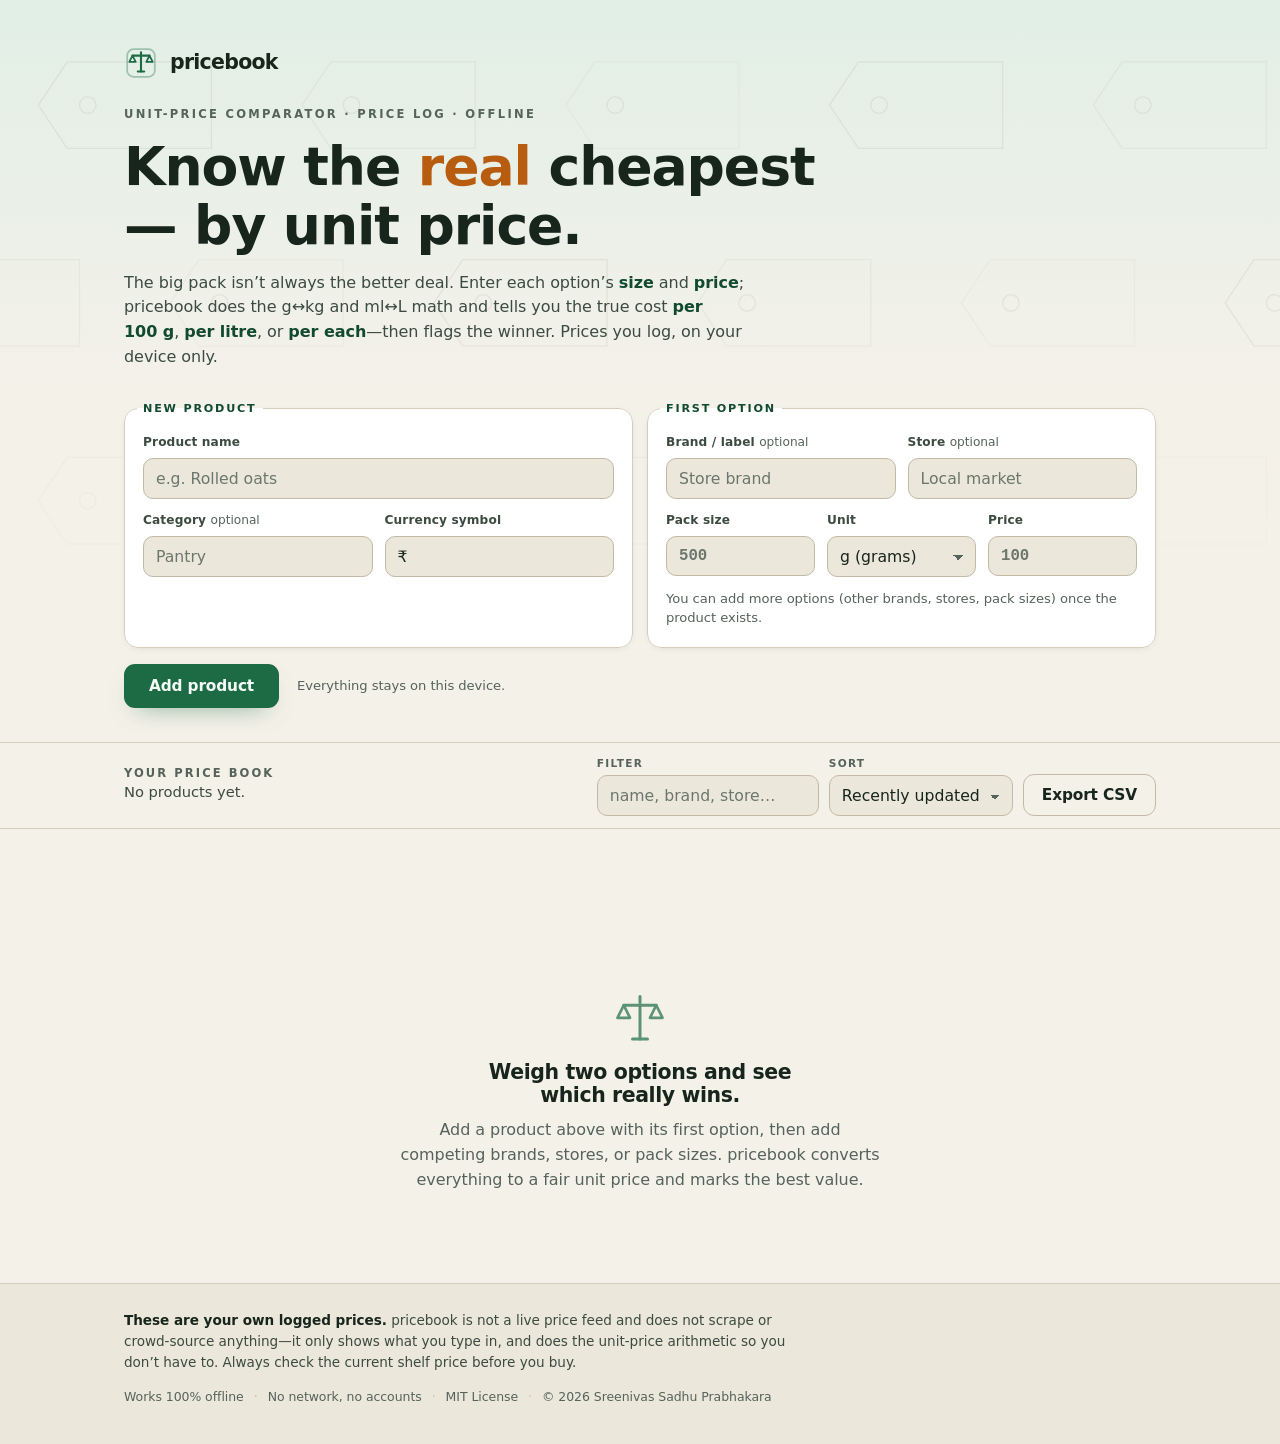
<file: index.html>
<!doctype html>
<html lang="en">
<head>
  <meta charset="utf-8">
  <meta name="viewport" content="width=device-width, initial-scale=1">
  <meta http-equiv="Content-Security-Policy" content="default-src 'self'; connect-src 'none'; img-src 'self' data:; base-uri 'none'; form-action 'none'; frame-ancestors 'none'; object-src 'none'">
  <title>pricebook — know the real cheapest by unit price</title>
  <meta name="description" content="A private unit-price comparator and price log. Enter package size and price for each option; pricebook does the g↔kg and ml↔L math and flags the real cheapest per 100 g, per litre, or per each. Offline, no accounts.">
  <meta name="color-scheme" content="light dark">
  <link rel="canonical" href="https://sreenivas-sadhu-prabhakara.github.io/pricebook/">
  <meta name="robots" content="index, follow, max-image-preview:large">
  <meta name="author" content="Sreenivas Sadhu Prabhakara">
  <meta name="keywords" content="unit price comparator, price per 100g, price per litre, cost per unit calculator, grocery price tracker, which is cheaper, unit price calculator, price book, compare package sizes, bulk buy savings">
  <meta name="theme-color" content="#F4F1E9" media="(prefers-color-scheme: light)">
  <meta name="theme-color" content="#0F2A1E" media="(prefers-color-scheme: dark)">

  <!-- Open Graph -->
  <meta property="og:type" content="website">
  <meta property="og:site_name" content="pricebook">
  <meta property="og:title" content="pricebook — know the real cheapest by unit price">
  <meta property="og:description" content="A private unit-price comparator and price log. It does the g↔kg and ml↔L math and flags the real cheapest per 100 g, per litre, or per each. Offline, no accounts.">
  <meta property="og:url" content="https://sreenivas-sadhu-prabhakara.github.io/pricebook/">
  <meta property="og:locale" content="en_US">
  <meta property="og:image" content="https://sreenivas-sadhu-prabhakara.github.io/pricebook/og-image.png">
  <meta property="og:image:width" content="1200">
  <meta property="og:image:height" content="630">
  <meta property="og:image:alt" content="pricebook — the real cheapest, by unit price">

  <!-- Twitter -->
  <meta name="twitter:card" content="summary_large_image">
  <meta name="twitter:title" content="pricebook — know the real cheapest by unit price">
  <meta name="twitter:description" content="A private unit-price comparator and price log. It does the g↔kg and ml↔L math and flags the real cheapest per 100 g, per litre, or per each.">
  <meta name="twitter:image" content="https://sreenivas-sadhu-prabhakara.github.io/pricebook/og-image.png">
  <meta name="twitter:image:alt" content="pricebook — the real cheapest, by unit price">

  <link rel="stylesheet" href="styles.css">
  <link rel="icon" href="favicon.svg" type="image/svg+xml">
  <link rel="apple-touch-icon" href="apple-touch-icon.png">
  <link rel="manifest" href="manifest.webmanifest">

  <!-- Structured data (data block; not affected by script-src) -->
  <script type="application/ld+json">
  {
    "@context": "https://schema.org",
    "@type": "WebApplication",
    "name": "pricebook",
    "description": "A private unit-price comparator and price log. Enter each option's package size and price; pricebook normalises with correct g↔kg and ml↔L conversion and flags the cheapest per 100 g, per litre, or per each. Keeps a per-option price log and exports to CSV. Works fully offline.",
    "url": "https://sreenivas-sadhu-prabhakara.github.io/pricebook/",
    "applicationCategory": "UtilitiesApplication",
    "operatingSystem": "Any (modern web browser)",
    "browserRequirements": "Requires a modern web browser with JavaScript enabled.",
    "isAccessibleForFree": true,
    "offers": { "@type": "Offer", "price": "0", "priceCurrency": "USD" },
    "license": "https://opensource.org/licenses/MIT",
    "author": { "@type": "Person", "name": "Sreenivas Sadhu Prabhakara" },
    "softwareVersion": "0.1.0",
    "featureList": [
      "Unit-price normalisation per 100 g, per litre, or per each",
      "Correct g↔kg and ml↔L conversion so mixed sizes compare fairly",
      "Best-value badge on the cheapest option per product",
      "Per-option price log with dated entries to track trends",
      "Side-by-side compare view",
      "RFC 4180 CSV export of every product, option, and price entry",
      "Runs 100% offline in your browser"
    ]
  }
  </script>
  <script type="application/ld+json">
  {
    "@context": "https://schema.org",
    "@type": "FAQPage",
    "mainEntity": [
      {
        "@type": "Question",
        "name": "How does pricebook decide which option is cheapest?",
        "acceptedAnswer": {
          "@type": "Answer",
          "text": "It converts every option to a common basis before comparing. Weights normalise to price per 100 g, volumes to price per litre, and countable items to price per each. So 500 g at 100 (20 per 100 g) is correctly flagged as more expensive than 1 kg at 180 (18 per 100 g), even though the larger pack has the bigger sticker price."
        }
      },
      {
        "@type": "Question",
        "name": "Can I mix grams and kilograms, or millilitres and litres?",
        "acceptedAnswer": {
          "@type": "Answer",
          "text": "Yes. Options in the same family are converted to one base unit first: grams and kilograms both become grams, millilitres and litres both become millilitres. 0.5 kg at 100 and 500 g at 100 give the exact same unit price. pricebook will not compare a weight against a volume, because that would be meaningless."
        }
      },
      {
        "@type": "Question",
        "name": "Is this a live price feed or scraped from stores?",
        "acceptedAnswer": {
          "@type": "Answer",
          "text": "No. pricebook shows only prices you type in yourself. There is no crowd data, no scraping, and no network of any kind — a strict Content-Security-Policy blocks all connections. It simply does the unit-price arithmetic for you and remembers what you logged, entirely on your own device."
        }
      }
    ]
  }
  </script>
</head>
<body>
  <a class="skip-link" href="#book">Skip to my price book</a>

  <!-- ============ HERO ============ -->
  <header class="hero" id="top">
    <div class="hero__weave" aria-hidden="true">
      <svg class="weave" viewBox="0 0 1440 360" preserveAspectRatio="xMidYMid slice" role="presentation">
        <g class="weave__tags"></g>
      </svg>
    </div>

    <div class="hero__inner">
      <div class="brand">
        <svg class="brand__mark" viewBox="0 0 32 32" aria-hidden="true">
          <rect x="3" y="3" width="26" height="26" rx="6" fill="none" stroke="currentColor" stroke-width="1.6" opacity="0.35"/>
          <path d="M16 6v3" stroke="currentColor" stroke-width="2" stroke-linecap="round"/>
          <path d="M8 9h16" stroke="currentColor" stroke-width="2" stroke-linecap="round"/>
          <path d="M8 9l-3 6h6z" fill="none" stroke="currentColor" stroke-width="1.7" stroke-linejoin="round"/>
          <path d="M24 9l-3 6h6z" fill="none" stroke="currentColor" stroke-width="1.7" stroke-linejoin="round"/>
          <path d="M13 24h6" stroke="currentColor" stroke-width="2" stroke-linecap="round"/>
          <path d="M16 9v15" stroke="currentColor" stroke-width="2" stroke-linecap="round"/>
        </svg>
        <span class="brand__word">pricebook</span>
      </div>
      <p class="eyebrow">Unit-price comparator &middot; price log &middot; offline</p>
      <h1 class="hero__title">Know the <span class="hero__accent">real</span> cheapest &mdash; by unit price.</h1>
      <p class="hero__lede">
        The big pack isn&rsquo;t always the better deal. Enter each option&rsquo;s <em>size</em> and <em>price</em>;
        pricebook does the g&harr;kg and ml&harr;L math and tells you the true cost <em>per 100&nbsp;g</em>,
        <em>per litre</em>, or <em>per each</em>&mdash;then flags the winner. Prices you log, on your device only.
      </p>

      <!-- ============ ADD PRODUCT ============ -->
      <form class="composer" id="composer" novalidate>
        <fieldset class="panel panel--product">
          <legend class="panel__legend">New product</legend>
          <div class="field field--grow">
            <label for="pName">Product name</label>
            <input type="text" id="pName" name="pName" maxlength="80" placeholder="e.g. Rolled oats" autocomplete="off">
          </div>
          <div class="field">
            <label for="pCategory">Category <span class="field__sub">optional</span></label>
            <input type="text" id="pCategory" name="pCategory" maxlength="40" placeholder="Pantry" autocomplete="off" list="catList">
            <datalist id="catList"></datalist>
          </div>
          <div class="field">
            <label for="pCurrency">Currency symbol</label>
            <input type="text" id="pCurrency" name="pCurrency" maxlength="4" value="₹" autocomplete="off">
          </div>
        </fieldset>

        <fieldset class="panel panel--option">
          <legend class="panel__legend">First option</legend>
          <div class="optrow">
            <div class="field">
              <label for="oBrand">Brand / label <span class="field__sub">optional</span></label>
              <input type="text" id="oBrand" name="oBrand" maxlength="60" placeholder="Store brand" autocomplete="off">
            </div>
            <div class="field">
              <label for="oStore">Store <span class="field__sub">optional</span></label>
              <input type="text" id="oStore" name="oStore" maxlength="60" placeholder="Local market" autocomplete="off" list="storeList">
              <datalist id="storeList"></datalist>
            </div>
          </div>
          <div class="optrow optrow--nums">
            <div class="field field--num">
              <label for="oSize">Pack size</label>
              <input type="number" id="oSize" name="oSize" min="0" step="any" inputmode="decimal" placeholder="500">
            </div>
            <div class="field field--unit">
              <label for="oUnit">Unit</label>
              <select id="oUnit" name="oUnit">
                <option value="g">g (grams)</option>
                <option value="kg">kg (kilograms)</option>
                <option value="ml">ml (millilitres)</option>
                <option value="l">L (litres)</option>
                <option value="each">each / count</option>
              </select>
            </div>
            <div class="field field--num">
              <label for="oPrice">Price</label>
              <input type="number" id="oPrice" name="oPrice" min="0" step="any" inputmode="decimal" placeholder="100">
            </div>
          </div>
          <p class="panel__hint" id="composerHint">You can add more options (other brands, stores, pack sizes) once the product exists.</p>
        </fieldset>

        <div class="composer__action">
          <button type="submit" class="btn btn--primary" id="addBtn">Add product</button>
          <span class="composer__note">Everything stays on this device.</span>
        </div>
      </form>
    </div>
  </header>

  <main>
    <!-- ============ TOOLBAR ============ -->
    <section class="toolbar" id="book" aria-labelledby="toolbarHeading">
      <div class="toolbar__inner">
        <div class="toolbar__lead">
          <h2 class="toolbar__heading" id="toolbarHeading">Your price book</h2>
          <p class="toolbar__stat" id="bookStat">No products yet.</p>
        </div>
        <div class="toolbar__controls">
          <label class="search">
            <span class="search__label">Filter</span>
            <input type="search" id="search" placeholder="name, brand, store…" autocomplete="off">
          </label>
          <label class="sortsel">
            <span class="sortsel__label">Sort</span>
            <select id="sortSel">
              <option value="recent">Recently updated</option>
              <option value="name">Name (A–Z)</option>
              <option value="category">Category</option>
            </select>
          </label>
          <button type="button" class="btn btn--ghost" id="exportBtn">Export CSV</button>
        </div>
      </div>
    </section>

    <!-- ============ COMPARE STRIP ============ -->
    <section class="compare" id="compare" aria-live="polite" hidden>
      <div class="compare__inner">
        <h2 class="compare__title">Side-by-side compare</h2>
        <div class="compare__grid" id="compareGrid"></div>
        <p class="compare__note">Comparing options within a single product, cheapest unit price first.</p>
      </div>
    </section>

    <!-- ============ PRODUCTS ============ -->
    <section class="products" id="products" aria-label="Products"></section>

    <!-- ============ EMPTY STATE ============ -->
    <section class="empty" id="empty">
      <div class="empty__inner">
        <svg class="empty__glyph" viewBox="0 0 48 48" aria-hidden="true">
          <path d="M24 6v5" stroke="currentColor" stroke-width="2.4" stroke-linecap="round"/>
          <path d="M11 13h26" stroke="currentColor" stroke-width="2.4" stroke-linecap="round"/>
          <path d="M11 13l-5 10h10z" fill="none" stroke="currentColor" stroke-width="2.2" stroke-linejoin="round"/>
          <path d="M37 13l-5 10h10z" fill="none" stroke="currentColor" stroke-width="2.2" stroke-linejoin="round"/>
          <path d="M18 40h12" stroke="currentColor" stroke-width="2.4" stroke-linecap="round"/>
          <path d="M24 13v27" stroke="currentColor" stroke-width="2.4" stroke-linecap="round"/>
        </svg>
        <h2 class="empty__title">Weigh two options and see which really wins.</h2>
        <p class="empty__body">
          Add a product above with its first option, then add competing brands, stores, or pack sizes.
          pricebook converts everything to a fair unit price and marks the best value.
        </p>
      </div>
    </section>
  </main>

  <!-- ============ FOOTER ============ -->
  <footer class="foot">
    <div class="foot__inner">
      <p class="foot__disclaimer">
        <strong>These are your own logged prices.</strong> pricebook is not a live price feed and does not scrape
        or crowd-source anything&mdash;it only shows what you type in, and does the unit-price arithmetic so you
        don&rsquo;t have to. Always check the current shelf price before you buy.
      </p>
      <p class="foot__meta">
        <span>Works 100% offline</span><span class="foot__dot">&middot;</span>
        <span>No network, no accounts</span><span class="foot__dot">&middot;</span>
        <span>MIT&nbsp;License</span><span class="foot__dot">&middot;</span>
        <span>&copy; 2026 Sreenivas&nbsp;Sadhu&nbsp;Prabhakara</span>
      </p>
    </div>
  </footer>

  <!-- ============ OPTION-ADD TEMPLATE (cloned by JS) ============ -->
  <template id="optionFormTpl">
    <form class="addopt" novalidate>
      <div class="addopt__row">
        <div class="field">
          <label>Brand / label</label>
          <input type="text" data-f="brand" maxlength="60" placeholder="Brand" autocomplete="off">
        </div>
        <div class="field">
          <label>Store</label>
          <input type="text" data-f="store" maxlength="60" placeholder="Store" autocomplete="off">
        </div>
      </div>
      <div class="addopt__row addopt__row--nums">
        <div class="field field--num">
          <label>Pack size</label>
          <input type="number" data-f="size" min="0" step="any" inputmode="decimal" placeholder="0">
        </div>
        <div class="field field--unit">
          <label>Unit</label>
          <select data-f="unit">
            <option value="g">g</option>
            <option value="kg">kg</option>
            <option value="ml">ml</option>
            <option value="l">L</option>
            <option value="each">each</option>
          </select>
        </div>
        <div class="field field--num">
          <label>Price</label>
          <input type="number" data-f="price" min="0" step="any" inputmode="decimal" placeholder="0">
        </div>
      </div>
      <div class="addopt__action">
        <button type="submit" class="btn btn--small btn--primary" data-a="save">Add option</button>
        <button type="button" class="btn btn--small btn--ghost" data-a="cancel">Cancel</button>
      </div>
    </form>
  </template>

  <script src="app.js" defer></script>
</body>
</html>
</file>
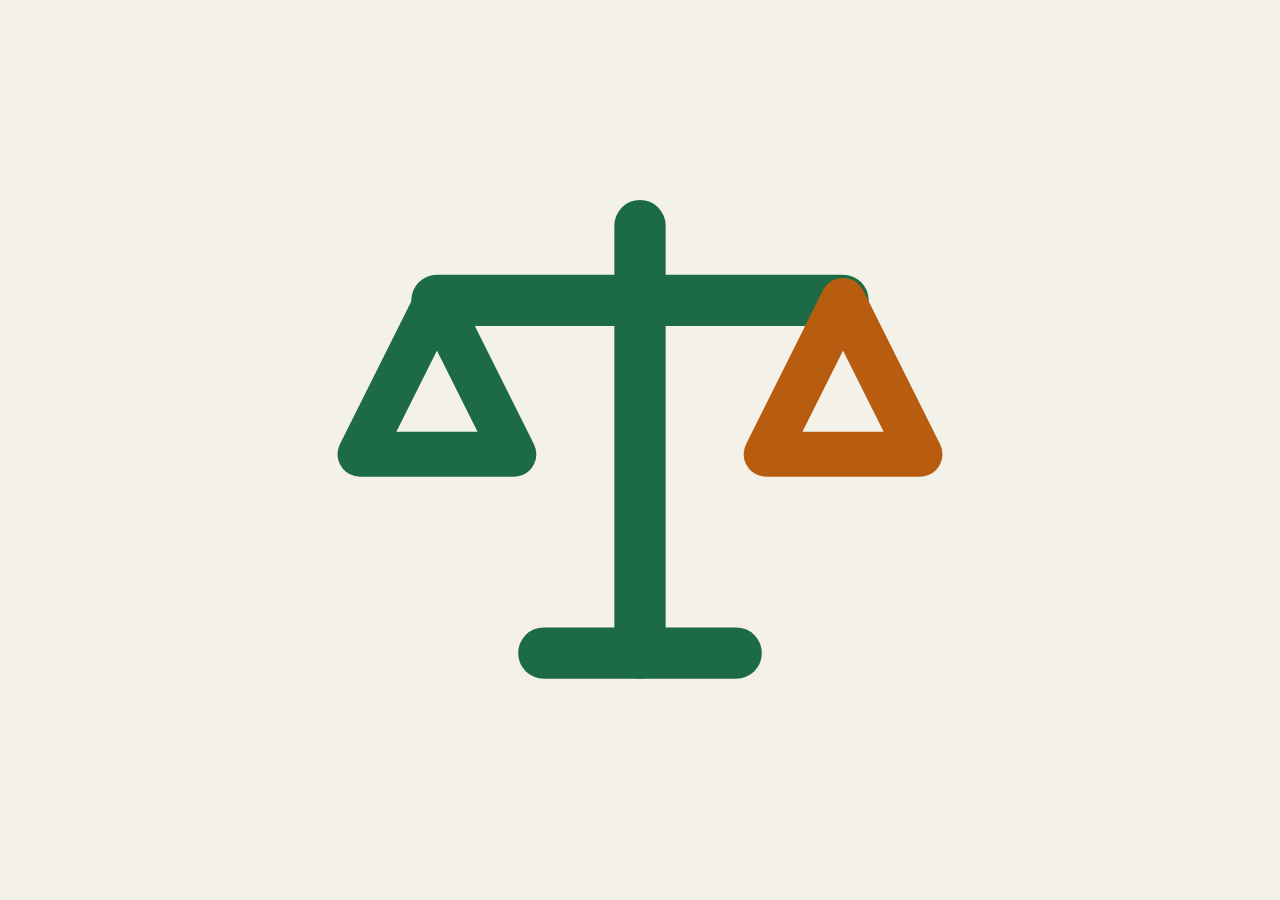
<file: assets/icon.html>
<!doctype html>
<html lang="en">
<head>
<meta charset="utf-8">
<style>
  * { box-sizing: border-box; margin: 0; padding: 0; }
  html, body { width: 100%; height: 100%; overflow: hidden; background: #F4F1E9; }
  body { display: grid; place-items: center; }
  /* 12% safe padding on each side -> mark fills the middle 76vmin */
  .mark { width: 76vmin; height: 76vmin; display: block; }
</style>
</head>
<body>
  <svg class="mark" viewBox="0 0 32 32" aria-hidden="true">
    <path d="M16 5.5v3.2" stroke="#1D6B45" stroke-width="2.4" stroke-linecap="round"/>
    <path d="M6.5 9h19" stroke="#1D6B45" stroke-width="2.4" stroke-linecap="round"/>
    <path d="M6.5 9l-3.6 7.2h7.2z" fill="none" stroke="#1D6B45" stroke-width="2.1" stroke-linejoin="round"/>
    <path d="M25.5 9l-3.6 7.2h7.2z" fill="none" stroke="#B85C10" stroke-width="2.1" stroke-linejoin="round"/>
    <path d="M11.5 25.5h9" stroke="#1D6B45" stroke-width="2.4" stroke-linecap="round"/>
    <path d="M16 9v16.5" stroke="#1D6B45" stroke-width="2.4" stroke-linecap="round"/>
  </svg>
</body>
</html>
</file>
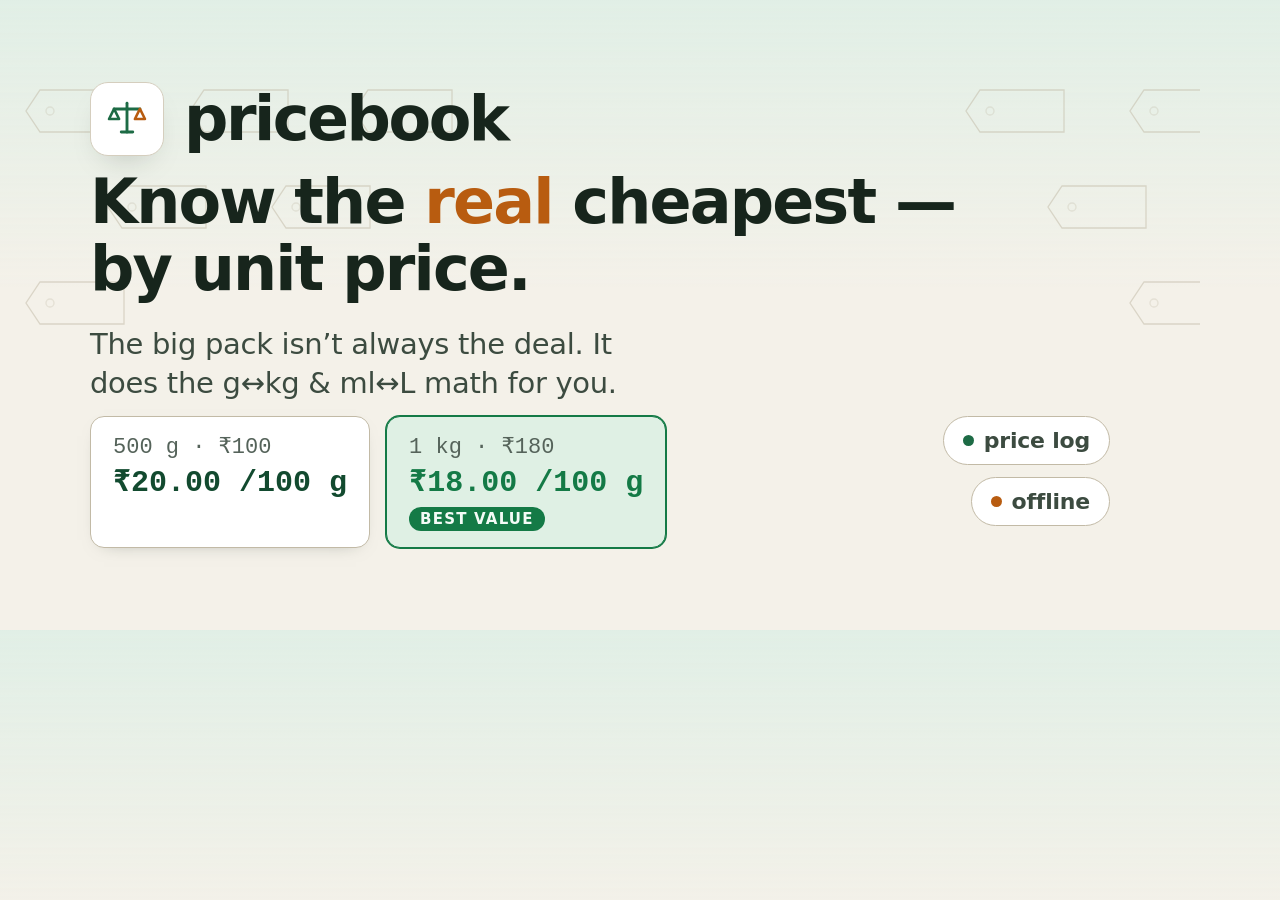
<file: assets/og.html>
<!doctype html>
<html lang="en">
<head>
<meta charset="utf-8">
<style>
  :root {
    --bg:    #F4F1E9;
    --bg2:   #ECE7DB;
    --card:  #FFFFFF;
    --ink:   #17251C;
    --ink2:  #3C4B40;
    --muted: #55635A;
    --line:  #D5CEBE;
    --line2: #C2BAA6;
    --pine:  #1D6B45;
    --pine-deep: #124A2F;
    --tag:   #B85C10;
    --best:  #147A46;
    --best-dim: #DFF0E4;
    --tag-dim:  #F6E7D4;
    --pine-dim: #E1EFE6;
    --sans: system-ui, -apple-system, "Segoe UI", Roboto, Helvetica, Arial, sans-serif;
    --mono: ui-monospace, "SF Mono", Menlo, Consolas, "Liberation Mono", monospace;
  }
  * { box-sizing: border-box; margin: 0; padding: 0; }
  html, body { width: 1200px; height: 630px; overflow: hidden; }
  body {
    position: relative;
    background:
      linear-gradient(180deg, var(--pine-dim) 0%, transparent 46%),
      var(--bg);
    font-family: var(--sans);
    color: var(--ink);
    -webkit-font-smoothing: antialiased;
  }

  /* shelf-tag weave signature */
  .weave { position: absolute; inset: 0; width: 1200px; height: 630px; opacity: 0.5; }
  .weave path { fill: none; stroke: var(--line2); stroke-width: 1.3; }
  .weave circle { fill: none; stroke: var(--line2); stroke-width: 1.3; opacity: 0.6; }

  .frame {
    position: absolute; inset: 0;
    padding: 82px 90px;
    display: flex; flex-direction: column; justify-content: space-between;
  }

  .brand { display: flex; align-items: center; gap: 20px; color: var(--pine); }
  .mark {
    width: 74px; height: 74px; border-radius: 18px;
    background: var(--card); border: 1px solid var(--line);
    box-shadow: 0 14px 34px -20px rgba(23,37,28,0.4);
    display: grid; place-items: center;
  }
  .mark svg { width: 46px; height: 46px; }
  .wordmark { font-size: 62px; font-weight: 800; letter-spacing: -0.04em; line-height: 1; color: var(--ink); }

  .headline { max-width: 940px; }
  .headline h1 {
    font-size: 62px; font-weight: 800; letter-spacing: -0.03em;
    line-height: 1.08; color: var(--ink);
  }
  .headline .real { color: var(--tag); }
  .headline p {
    margin-top: 22px;
    font-size: 29px; font-weight: 500; letter-spacing: -0.01em;
    color: var(--ink2); line-height: 1.35; max-width: 32ch;
  }

  /* mini price-tag comparison, the "aha" */
  .demo { display: flex; align-items: stretch; gap: 16px; }
  .pt {
    border: 1px solid var(--line2); border-radius: 14px; background: var(--card);
    padding: 16px 22px; display: flex; flex-direction: column; gap: 3px;
    box-shadow: 0 6px 18px -14px rgba(23,37,28,0.5);
  }
  .pt.best { border-color: var(--best); box-shadow: 0 0 0 1px var(--best); background: var(--best-dim); }
  .pt__pack { font-family: var(--mono); font-size: 22px; color: var(--muted); }
  .pt__unit { font-family: var(--mono); font-size: 30px; font-weight: 700; color: var(--pine-deep); }
  .pt.best .pt__unit { color: var(--best); }
  .pt__badge {
    align-self: flex-start; margin-top: 4px;
    font-size: 15px; font-weight: 800; text-transform: uppercase; letter-spacing: 0.08em;
    color: #F4FBF6; background: var(--best); border-radius: 999px; padding: 3px 11px;
  }

  .chips { display: flex; align-items: center; gap: 12px; }
  .chip {
    display: inline-flex; align-items: center; gap: 10px;
    padding: 11px 19px; border: 1px solid var(--line2); border-radius: 999px;
    background: var(--card); font-size: 22px; font-weight: 600; letter-spacing: -0.01em; color: var(--ink2);
  }
  .chip .dot { width: 11px; height: 11px; border-radius: 50%; }
  .chip .dot--green { background: var(--pine); }
  .chip .dot--tag { background: var(--tag); }
</style>
</head>
<body>
  <svg class="weave" viewBox="0 0 1200 630" preserveAspectRatio="none" aria-hidden="true">
    <path d="M40 90 L124 90 L124 132 L40 132 L26 111 Z"/><circle cx="50" cy="111" r="4"/>
    <path d="M204 90 L288 90 L288 132 L204 132 L190 111 Z"/><circle cx="214" cy="111" r="4"/>
    <path d="M368 90 L452 90 L452 132 L368 132 L354 111 Z"/><circle cx="378" cy="111" r="4"/>
    <path d="M980 90 L1064 90 L1064 132 L980 132 L966 111 Z"/><circle cx="990" cy="111" r="4"/>
    <path d="M1144 90 L1228 90 L1228 132 L1144 132 L1130 111 Z"/><circle cx="1154" cy="111" r="4"/>
    <path d="M122 186 L206 186 L206 228 L122 228 L108 207 Z"/><circle cx="132" cy="207" r="4"/>
    <path d="M286 186 L370 186 L370 228 L286 228 L272 207 Z"/><circle cx="296" cy="207" r="4"/>
    <path d="M1062 186 L1146 186 L1146 228 L1062 228 L1048 207 Z"/><circle cx="1072" cy="207" r="4"/>
    <path d="M40 282 L124 282 L124 324 L40 324 L26 303 Z"/><circle cx="50" cy="303" r="4"/>
    <path d="M1144 282 L1228 282 L1228 324 L1144 324 L1130 303 Z"/><circle cx="1154" cy="303" r="4"/>
  </svg>

  <div class="frame">
    <div class="brand">
      <span class="mark">
        <svg viewBox="0 0 32 32" aria-hidden="true">
          <path d="M16 5v3" stroke="#1D6B45" stroke-width="2" stroke-linecap="round"/>
          <path d="M7 9h18" stroke="#1D6B45" stroke-width="2" stroke-linecap="round"/>
          <path d="M7 9l-3.5 7h7z" fill="none" stroke="#1D6B45" stroke-width="1.8" stroke-linejoin="round"/>
          <path d="M25 9l-3.5 7h7z" fill="none" stroke="#B85C10" stroke-width="1.8" stroke-linejoin="round"/>
          <path d="M12 25h8" stroke="#1D6B45" stroke-width="2" stroke-linecap="round"/>
          <path d="M16 9v16" stroke="#1D6B45" stroke-width="2" stroke-linecap="round"/>
        </svg>
      </span>
      <span class="wordmark">pricebook</span>
    </div>

    <div class="headline">
      <h1>Know the <span class="real">real</span> cheapest&nbsp;—<br>by unit price.</h1>
      <p>The big pack isn&rsquo;t always the deal. It does the g&harr;kg &amp; ml&harr;L math for you.</p>
    </div>

    <div class="demo">
      <div class="pt">
        <span class="pt__pack">500 g · ₹100</span>
        <span class="pt__unit">₹20.00 /100 g</span>
      </div>
      <div class="pt best">
        <span class="pt__pack">1 kg · ₹180</span>
        <span class="pt__unit">₹18.00 /100 g</span>
        <span class="pt__badge">best value</span>
      </div>
      <div class="chips" style="margin-left:auto; align-items:flex-end; flex-direction:column; gap:12px;">
        <span class="chip"><span class="dot dot--green"></span>price log</span>
        <span class="chip"><span class="dot dot--tag"></span>offline</span>
      </div>
    </div>
  </div>
</body>
</html>
</file>
<file: styles.css>
/* ============================================================
   pricebook — fresh-market shelf tag + balance scale.
   Light-first, pine green + warm clay tag accent. Dark scheme.
   ============================================================ */

:root {
  color-scheme: light dark;

  /* --- light theme (default) --- */
  --bg:        #F4F1E9;   /* warm paper */
  --bg2:       #ECE7DB;   /* recessed */
  --card:      #FFFFFF;
  --ink:       #17251C;   /* near-black pine */
  --ink2:      #3C4B40;   /* body */
  --muted:     #55635A;   /* muted but AA on --bg (7.0:1) */
  --line:      #D5CEBE;   /* hairline */
  --line2:     #C2BAA6;
  --pine:      #1D6B45;   /* leaf/pine brand green */
  --pine-deep: #124A2F;
  --tag:       #B85C10;   /* warm clay tag accent — AA on white/paper */
  --tag-ink:   #7A3C08;
  --best:      #147A46;   /* best-value green — AA text on best-dim */
  --best-dim:  #DFF0E4;
  --tag-dim:   #F6E7D4;
  --pine-dim:  #E1EFE6;
  --on-pine:   #F4FBF6;   /* text on pine fills */
  --on-tag:    #FFFFFF;   /* text on tag fills */

  --sans: system-ui, -apple-system, "Segoe UI", Roboto, Helvetica, Arial, sans-serif;
  --mono: ui-monospace, "SF Mono", Menlo, Consolas, "Liberation Mono", monospace;

  --radius: 14px;
  --radius-sm: 10px;
  --shadow: 0 14px 34px -22px rgba(23,37,28,0.45);
  --shadow-soft: 0 2px 10px -6px rgba(23,37,28,0.30);
  --wrap: 1120px;
  --ease: cubic-bezier(0.22, 0.61, 0.36, 1);
}

@media (prefers-color-scheme: dark) {
  :root {
    --bg:        #0F2A1E;
    --bg2:       #0A2016;
    --card:      #16382A;
    --ink:       #F1F6F0;
    --ink2:      #D3E2D6;
    --muted:     #9FB6A6;   /* AA on --card (4.9:1) and --bg */
    --line:      #2C4C3B;
    --line2:     #375C48;
    --pine:      #5FCB8E;   /* brightened for dark bg */
    --pine-deep: #54C48D;   /* AA (5.9:1) as small text on --card (e.g. panel legend) */
    --tag:       #F2A155;   /* brightened clay — AA on dark card */
    --tag-ink:   #F7C79A;
    --best:      #7BE0A6;   /* AA text on best-dim (dark) */
    --best-dim:  #163E2A;
    --tag-dim:   #3A2A16;
    --pine-dim:  #17402C;
    --on-pine:   #06251A;   /* dark text on bright pine fill */
    --on-tag:    #2A1602;   /* dark text on bright tag fill */
    --shadow: 0 18px 44px -24px rgba(0,0,0,0.75);
    --shadow-soft: 0 2px 12px -6px rgba(0,0,0,0.6);
  }
}

* { box-sizing: border-box; }
html { -webkit-text-size-adjust: 100%; }

body {
  margin: 0;
  background: var(--bg);
  color: var(--ink2);
  font-family: var(--sans);
  font-size: 16px;
  line-height: 1.55;
  letter-spacing: -0.003em;
  -webkit-font-smoothing: antialiased;
  text-rendering: optimizeLegibility;
}

h1, h2, h3 { margin: 0; font-weight: 700; letter-spacing: -0.02em; line-height: 1.1; color: var(--ink); }
p { margin: 0; }
em { font-style: normal; color: var(--ink); font-weight: 600; }

/* tabular numerals wherever numbers matter */
.num, .unitprice, .price, .toolbar__stat b,
input[type=number] { font-variant-numeric: tabular-nums; }

.skip-link {
  position: absolute; left: 12px; top: -60px;
  background: var(--pine); color: var(--on-pine);
  padding: 10px 16px; border-radius: 10px; font-weight: 700;
  z-index: 50; transition: top 0.18s var(--ease); text-decoration: none;
}
.skip-link:focus { top: 12px; }

/* shared focus ring */
a:focus-visible,
button:focus-visible,
input:focus-visible,
select:focus-visible,
[tabindex]:focus-visible {
  outline: 3px solid var(--tag);
  outline-offset: 2px;
  border-radius: 6px;
}

.eyebrow {
  font-size: 0.72rem;
  text-transform: uppercase;
  letter-spacing: 0.2em;
  color: var(--muted);
  font-weight: 700;
  margin-top: 18px;
}

/* ============================================================
   HERO + shelf-tag weave signature
   ============================================================ */
.hero {
  position: relative;
  overflow: hidden;
  border-bottom: 1px solid var(--line);
  background:
    linear-gradient(180deg, var(--pine-dim) 0%, transparent 52%),
    var(--bg);
}
.hero__weave {
  position: absolute; inset: 0; z-index: 0;
  opacity: 0.55;
  mask-image: linear-gradient(180deg, #000 0%, #000 40%, transparent 88%);
  -webkit-mask-image: linear-gradient(180deg, #000 0%, #000 40%, transparent 88%);
}
.weave { width: 100%; height: 100%; display: block; }
.weave__tags path { fill: none; stroke: var(--line2); stroke-width: 1.3; vector-effect: non-scaling-stroke; }
.weave__tags circle { fill: none; stroke: var(--line2); stroke-width: 1.3; opacity: 0.5; vector-effect: non-scaling-stroke; }

.hero__inner {
  position: relative; z-index: 1;
  max-width: var(--wrap);
  margin: 0 auto;
  padding: clamp(26px, 4.2vw, 46px) clamp(20px, 5vw, 44px) clamp(24px, 3vw, 34px);
}

.brand { display: inline-flex; align-items: center; gap: 12px; color: var(--pine); }
.brand__mark { width: 34px; height: 34px; }
.brand__word { font-size: 1.28rem; font-weight: 800; letter-spacing: -0.035em; color: var(--ink); }

.hero__title {
  font-size: clamp(2rem, 5.2vw, 3.35rem);
  margin: 14px 0 0;
  max-width: 20ch;
}
.hero__accent { color: var(--tag); }

.hero__lede {
  margin-top: 15px;
  max-width: 62ch;
  color: var(--ink2);
  font-size: clamp(0.98rem, 1.25vw, 1.1rem);
}
.hero__lede em { color: var(--pine-deep); }

/* ============================================================
   COMPOSER (add product)
   ============================================================ */
.composer {
  margin-top: clamp(22px, 2.8vw, 30px);
  display: grid;
  grid-template-columns: 1fr 1fr;
  gap: 14px;
}
.panel {
  border: 1px solid var(--line);
  background: var(--card);
  border-radius: var(--radius);
  padding: 16px 18px 20px;
  margin: 0;
  min-width: 0;
  box-shadow: var(--shadow-soft);
}
.panel--product { display: grid; grid-template-columns: 1fr 1fr; gap: 12px; align-content: start; }
.panel--product .field--grow { grid-column: 1 / -1; }
.panel--product .field:first-of-type { grid-column: 1 / -1; }
.panel__legend {
  font-size: 0.7rem; text-transform: uppercase; letter-spacing: 0.16em;
  font-weight: 800; color: var(--pine-deep);
  padding: 0 6px; margin-left: -6px;
}
.panel__hint { margin-top: 12px; font-size: 0.82rem; color: var(--muted); line-height: 1.45; }

.field { display: flex; flex-direction: column; gap: 6px; min-width: 0; }
.field label { font-size: 0.76rem; font-weight: 700; color: var(--ink2); letter-spacing: 0.01em; }
.field__sub { color: var(--muted); font-weight: 500; text-transform: none; letter-spacing: 0; }

input[type=text], input[type=number], input[type=search], select {
  font-family: var(--sans);
  font-size: 0.98rem;
  color: var(--ink);
  background: var(--bg2);
  border: 1px solid var(--line2);
  border-radius: var(--radius-sm);
  padding: 10px 12px;
  width: 100%;
  transition: border-color 0.14s var(--ease), background 0.14s var(--ease);
}
input::placeholder { color: var(--muted); opacity: 0.85; }
input:hover, select:hover { border-color: var(--muted); }
input:focus, select:focus { background: var(--card); border-color: var(--pine); outline: none; }
input:focus-visible, select:focus-visible { border-color: var(--pine); }

input[type=number] { font-family: var(--mono); font-weight: 600; -moz-appearance: textfield; }
input[type=number]::-webkit-outer-spin-button,
input[type=number]::-webkit-inner-spin-button { -webkit-appearance: none; margin: 0; }

select {
  appearance: none; -webkit-appearance: none; -moz-appearance: none;
  background-image: linear-gradient(45deg, transparent 50%, var(--muted) 50%), linear-gradient(135deg, var(--muted) 50%, transparent 50%);
  background-position: calc(100% - 17px) 55%, calc(100% - 12px) 55%;
  background-size: 5px 5px, 5px 5px;
  background-repeat: no-repeat;
  padding-right: 32px;
}

.optrow { display: grid; grid-template-columns: 1fr 1fr; gap: 12px; }
.optrow + .optrow { margin-top: 12px; }
.optrow--nums { grid-template-columns: 1fr 1fr 1fr; }
.field--num input, .field--unit select { text-align: left; }

.composer__action {
  grid-column: 1 / -1;
  display: flex; align-items: center; gap: 18px; flex-wrap: wrap;
  margin-top: 2px;
}
.composer__note { font-size: 0.82rem; color: var(--muted); }

/* ============================================================
   BUTTONS
   ============================================================ */
.btn {
  font-family: var(--sans);
  font-weight: 700; font-size: 0.96rem; letter-spacing: -0.01em;
  border-radius: 11px; cursor: pointer;
  border: 1px solid transparent;
  padding: 12px 24px;
  transition: transform 0.12s var(--ease), background 0.16s var(--ease), box-shadow 0.16s var(--ease), border-color 0.16s var(--ease);
}
.btn:active { transform: translateY(1px); }
.btn--primary {
  background: var(--pine); color: var(--on-pine);
  box-shadow: 0 10px 26px -14px rgba(29,107,69,0.7);
}
.btn--primary:hover { background: var(--pine-deep); }
@media (prefers-color-scheme: dark) { .btn--primary:hover { background: #77dba1; } }
.btn--ghost {
  background: transparent; color: var(--ink);
  border-color: var(--line2); padding: 11px 18px;
}
.btn--ghost:hover { border-color: var(--pine); background: var(--pine-dim); }
.btn--small { padding: 8px 15px; font-size: 0.86rem; border-radius: 9px; }
.btn--danger {
  background: transparent; color: var(--tag-ink); border-color: var(--line2);
}
@media (prefers-color-scheme: dark) { .btn--danger { color: var(--tag); } }
.btn--danger:hover { border-color: var(--tag); background: var(--tag-dim); }

/* ============================================================
   TOOLBAR
   ============================================================ */
.toolbar {
  position: sticky; top: 0; z-index: 20;
  background: color-mix(in srgb, var(--bg) 88%, transparent);
  backdrop-filter: blur(10px);
  -webkit-backdrop-filter: blur(10px);
  border-bottom: 1px solid var(--line);
}
.toolbar__inner {
  max-width: var(--wrap); margin: 0 auto;
  padding: 12px clamp(20px, 5vw, 44px);
  display: flex; align-items: center; justify-content: space-between;
  gap: 16px 20px; flex-wrap: wrap;
}
.toolbar__lead { min-width: 200px; }
.toolbar__heading { font-size: 0.72rem; text-transform: uppercase; letter-spacing: 0.18em; color: var(--muted); font-weight: 800; }
.toolbar__stat { font-size: 0.92rem; color: var(--ink2); margin-top: 2px; }
.toolbar__stat b { color: var(--ink); font-family: var(--mono); font-weight: 700; }
.toolbar__controls { display: flex; align-items: end; gap: 10px; flex-wrap: wrap; }

.search, .sortsel { display: flex; flex-direction: column; gap: 4px; }
.search__label, .sortsel__label { font-size: 0.66rem; text-transform: uppercase; letter-spacing: 0.12em; font-weight: 700; color: var(--muted); }
.search input { min-width: 180px; }
.sortsel select { min-width: 160px; }

/* ============================================================
   COMPARE STRIP
   ============================================================ */
.compare {
  max-width: var(--wrap); margin: 0 auto;
  padding: clamp(20px, 3vw, 30px) clamp(20px, 5vw, 44px) 0;
}
.compare__inner {
  border: 1px solid var(--line); border-radius: var(--radius);
  background: linear-gradient(180deg, var(--pine-dim), var(--card));
  padding: 18px 20px 20px;
}
.compare__title { font-size: 1.02rem; }
.compare__grid { display: grid; grid-template-columns: repeat(auto-fill, minmax(220px, 1fr)); gap: 12px; margin-top: 14px; }
.compare__note { margin-top: 12px; font-size: 0.8rem; color: var(--muted); }

.ccard {
  border: 1px solid var(--line2); border-radius: var(--radius-sm);
  background: var(--card); padding: 13px 14px;
  display: flex; flex-direction: column; gap: 4px; position: relative;
}
.ccard.is-best { border-color: var(--best); box-shadow: 0 0 0 1px var(--best); }
.ccard__label { font-weight: 700; font-size: 0.92rem; color: var(--ink); }
.ccard__meta { font-size: 0.78rem; color: var(--muted); }
.ccard__unit { font-family: var(--mono); font-weight: 700; font-size: 1.12rem; color: var(--pine-deep); margin-top: 4px; }
.ccard.is-best .ccard__unit { color: var(--best); }
@media (prefers-color-scheme: dark) { .ccard__unit { color: var(--pine); } }
.ccard__pack { font-family: var(--mono); font-size: 0.76rem; color: var(--muted); }

/* ============================================================
   PRODUCTS
   ============================================================ */
.products {
  max-width: var(--wrap); margin: 0 auto;
  padding: clamp(20px, 3vw, 30px) clamp(20px, 5vw, 44px) clamp(40px, 6vw, 70px);
  display: grid; grid-template-columns: 1fr; gap: 18px;
}

.product {
  border: 1px solid var(--line); border-radius: var(--radius);
  background: var(--card); overflow: hidden; box-shadow: var(--shadow);
}
.product__head {
  display: flex; align-items: flex-start; gap: 12px;
  padding: 16px 18px; border-bottom: 1px solid var(--line);
  background: linear-gradient(180deg, var(--pine-dim), transparent);
}
.product__titles { min-width: 0; flex: 1; }
.product__name { font-size: 1.12rem; letter-spacing: -0.015em; word-break: break-word; }
.product__cat {
  display: inline-block; margin-top: 4px;
  font-size: 0.68rem; font-weight: 700; text-transform: uppercase; letter-spacing: 0.1em;
  color: var(--tag-ink); background: var(--tag-dim);
  border: 1px solid var(--tag); border-radius: 999px; padding: 2px 9px;
}
@media (prefers-color-scheme: dark) { .product__cat { color: var(--tag); } }
.product__best {
  font-size: 0.82rem; color: var(--muted); margin-top: 6px;
}
.product__best b { color: var(--best); font-family: var(--mono); font-weight: 700; }
.product__actions { display: flex; gap: 8px; flex-wrap: wrap; flex: none; }

/* options table */
.opts { list-style: none; margin: 0; padding: 6px; }
.opt {
  display: grid;
  grid-template-columns: 1fr auto auto;
  align-items: center;
  gap: 6px 14px;
  padding: 12px 14px; border-radius: 10px;
  transition: background 0.14s var(--ease);
}
.opt + .opt { border-top: 1px solid var(--line); }
.opt:hover { background: var(--bg2); }
.opt.is-best { background: var(--best-dim); }

.opt__id { min-width: 0; }
.opt__brand { font-weight: 700; font-size: 0.98rem; color: var(--ink); word-break: break-word; }
.opt__where { font-size: 0.8rem; color: var(--muted); margin-top: 1px; }
.opt__pack { font-family: var(--mono); font-size: 0.82rem; color: var(--ink2); white-space: nowrap; }
.opt__pack .sep { color: var(--muted); margin: 0 4px; }

.opt__unit {
  display: flex; flex-direction: column; align-items: flex-end; gap: 2px;
  white-space: nowrap;
}
.unitprice { font-family: var(--mono); font-weight: 700; font-size: 1.05rem; color: var(--pine-deep); }
@media (prefers-color-scheme: dark) { .unitprice { color: var(--pine); } }
.opt.is-best .unitprice { color: var(--best); }
.unitprice__basis { font-size: 0.72rem; color: var(--muted); font-family: var(--mono); }

.badge--best {
  font-size: 0.62rem; font-weight: 800; text-transform: uppercase; letter-spacing: 0.08em;
  color: var(--on-pine); background: var(--best);
  padding: 3px 9px; border-radius: 999px; white-space: nowrap;
  align-self: center;
}
@media (prefers-color-scheme: dark) { .badge--best { color: var(--on-pine); } }

.opt__tools { grid-column: 1 / -1; display: flex; gap: 8px; flex-wrap: wrap; margin-top: 2px; }
.linkbtn {
  font-family: var(--sans); font-size: 0.78rem; font-weight: 600;
  color: var(--muted); background: transparent; border: none; cursor: pointer;
  padding: 3px 4px; border-radius: 6px; text-decoration: underline; text-underline-offset: 2px;
  text-decoration-color: var(--line2);
}
.linkbtn:hover { color: var(--pine-deep); text-decoration-color: var(--pine); }
@media (prefers-color-scheme: dark) { .linkbtn:hover { color: var(--pine); } }
.linkbtn--danger:hover { color: var(--tag-ink); text-decoration-color: var(--tag); }
@media (prefers-color-scheme: dark) { .linkbtn--danger:hover { color: var(--tag); } }

/* price log */
.pricelog {
  grid-column: 1 / -1; margin: 4px 0 0;
  border: 1px solid var(--line); border-radius: var(--radius-sm);
  background: var(--bg2); padding: 12px 14px;
}
.pricelog__head { display: flex; align-items: baseline; justify-content: space-between; gap: 10px; flex-wrap: wrap; }
.pricelog__title { font-size: 0.74rem; text-transform: uppercase; letter-spacing: 0.12em; font-weight: 800; color: var(--muted); }
.pricelog__list { list-style: none; margin: 10px 0 0; padding: 0; display: flex; flex-direction: column; gap: 4px; }
.logentry {
  display: grid; grid-template-columns: auto 1fr auto; gap: 10px; align-items: center;
  font-family: var(--mono); font-size: 0.82rem; color: var(--ink2);
  padding: 3px 0;
}
.logentry__date { color: var(--muted); }
.logentry__spark { height: 6px; border-radius: 999px; background: var(--pine); min-width: 4px; }
.logentry__spark.is-low { background: var(--best); }
.logentry__spark.is-high { background: var(--tag); }
.logentry__price { text-align: right; font-weight: 700; color: var(--ink); }
.logadd { display: flex; gap: 8px; align-items: flex-end; margin-top: 12px; flex-wrap: wrap; }
.logadd .field { flex: 1; min-width: 110px; }
.logtrend { font-size: 0.78rem; color: var(--muted); margin-top: 8px; }
.logtrend b { font-family: var(--mono); color: var(--ink); }

/* inline add-option form (cloned template) */
.addopt {
  grid-column: 1 / -1; margin: 6px; padding: 14px;
  border: 1px dashed var(--line2); border-radius: var(--radius-sm);
  background: var(--bg2);
}
.addopt__row { display: grid; grid-template-columns: 1fr 1fr; gap: 12px; }
.addopt__row + .addopt__row { margin-top: 12px; }
.addopt__row--nums { grid-template-columns: 1fr 1fr 1fr; }
.addopt__action { display: flex; gap: 8px; margin-top: 14px; }

/* ============================================================
   EMPTY STATE
   ============================================================ */
.empty { max-width: 640px; margin: 0 auto; padding: clamp(24px, 6vw, 60px) clamp(20px, 5vw, 44px) clamp(50px, 8vw, 90px); text-align: center; }
.empty__inner { display: flex; flex-direction: column; align-items: center; gap: 6px; }
.empty__glyph { width: 60px; height: 60px; color: var(--pine); opacity: 0.7; margin-bottom: 6px; }
.empty__title { font-size: 1.28rem; max-width: 22ch; }
.empty__body { color: var(--muted); max-width: 48ch; margin-top: 6px; }
.empty[hidden] { display: none; }

/* ============================================================
   FOOTER
   ============================================================ */
.foot { border-top: 1px solid var(--line); background: var(--bg2); }
.foot__inner { max-width: var(--wrap); margin: 0 auto; padding: 26px clamp(20px, 5vw, 44px) 38px; }
.foot__disclaimer { font-size: 0.85rem; color: var(--ink2); max-width: 80ch; line-height: 1.55; }
.foot__disclaimer strong { color: var(--ink); }
.foot__meta { margin-top: 14px; display: flex; flex-wrap: wrap; gap: 8px 10px; font-size: 0.78rem; color: var(--muted); }
.foot__dot { color: var(--line2); }

/* ============================================================
   RESPONSIVE
   ============================================================ */
@media (max-width: 860px) {
  .composer { grid-template-columns: 1fr; }
}
@media (max-width: 560px) {
  .panel--product { grid-template-columns: 1fr; }
  .optrow, .addopt__row { grid-template-columns: 1fr; }
  .optrow--nums, .addopt__row--nums { grid-template-columns: 1fr 1fr; }
  .toolbar__controls { width: 100%; }
  .search input, .sortsel select { min-width: 0; width: 100%; }
  .search, .sortsel { flex: 1; }
  .btn--primary { width: 100%; }
  .opt { grid-template-columns: 1fr auto; }
  .opt__unit { grid-column: 2; }
  .badge--best { grid-column: 1 / -1; justify-self: start; }
}

/* ============================================================
   REDUCED MOTION
   ============================================================ */
@media (prefers-reduced-motion: reduce) {
  * { animation-duration: 0.001ms !important; animation-iteration-count: 1 !important; transition-duration: 0.001ms !important; }
}
</file>
